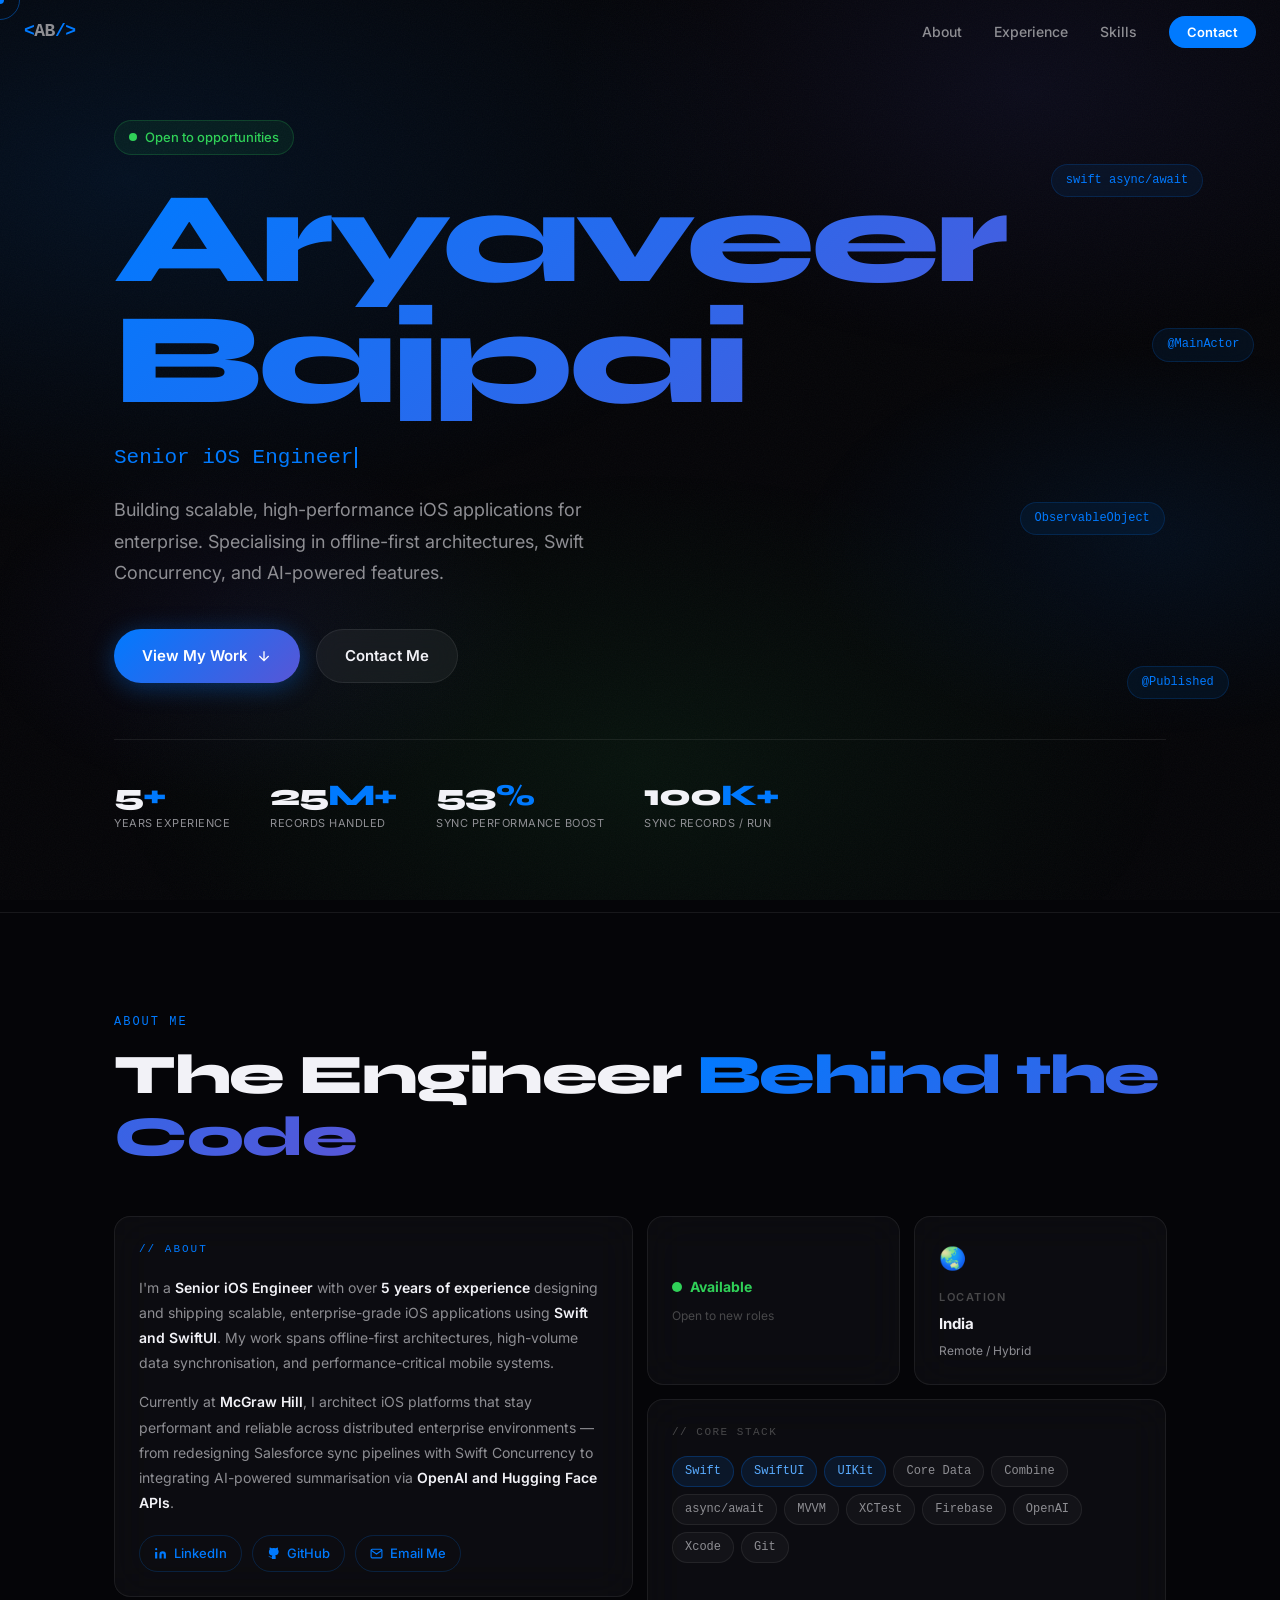
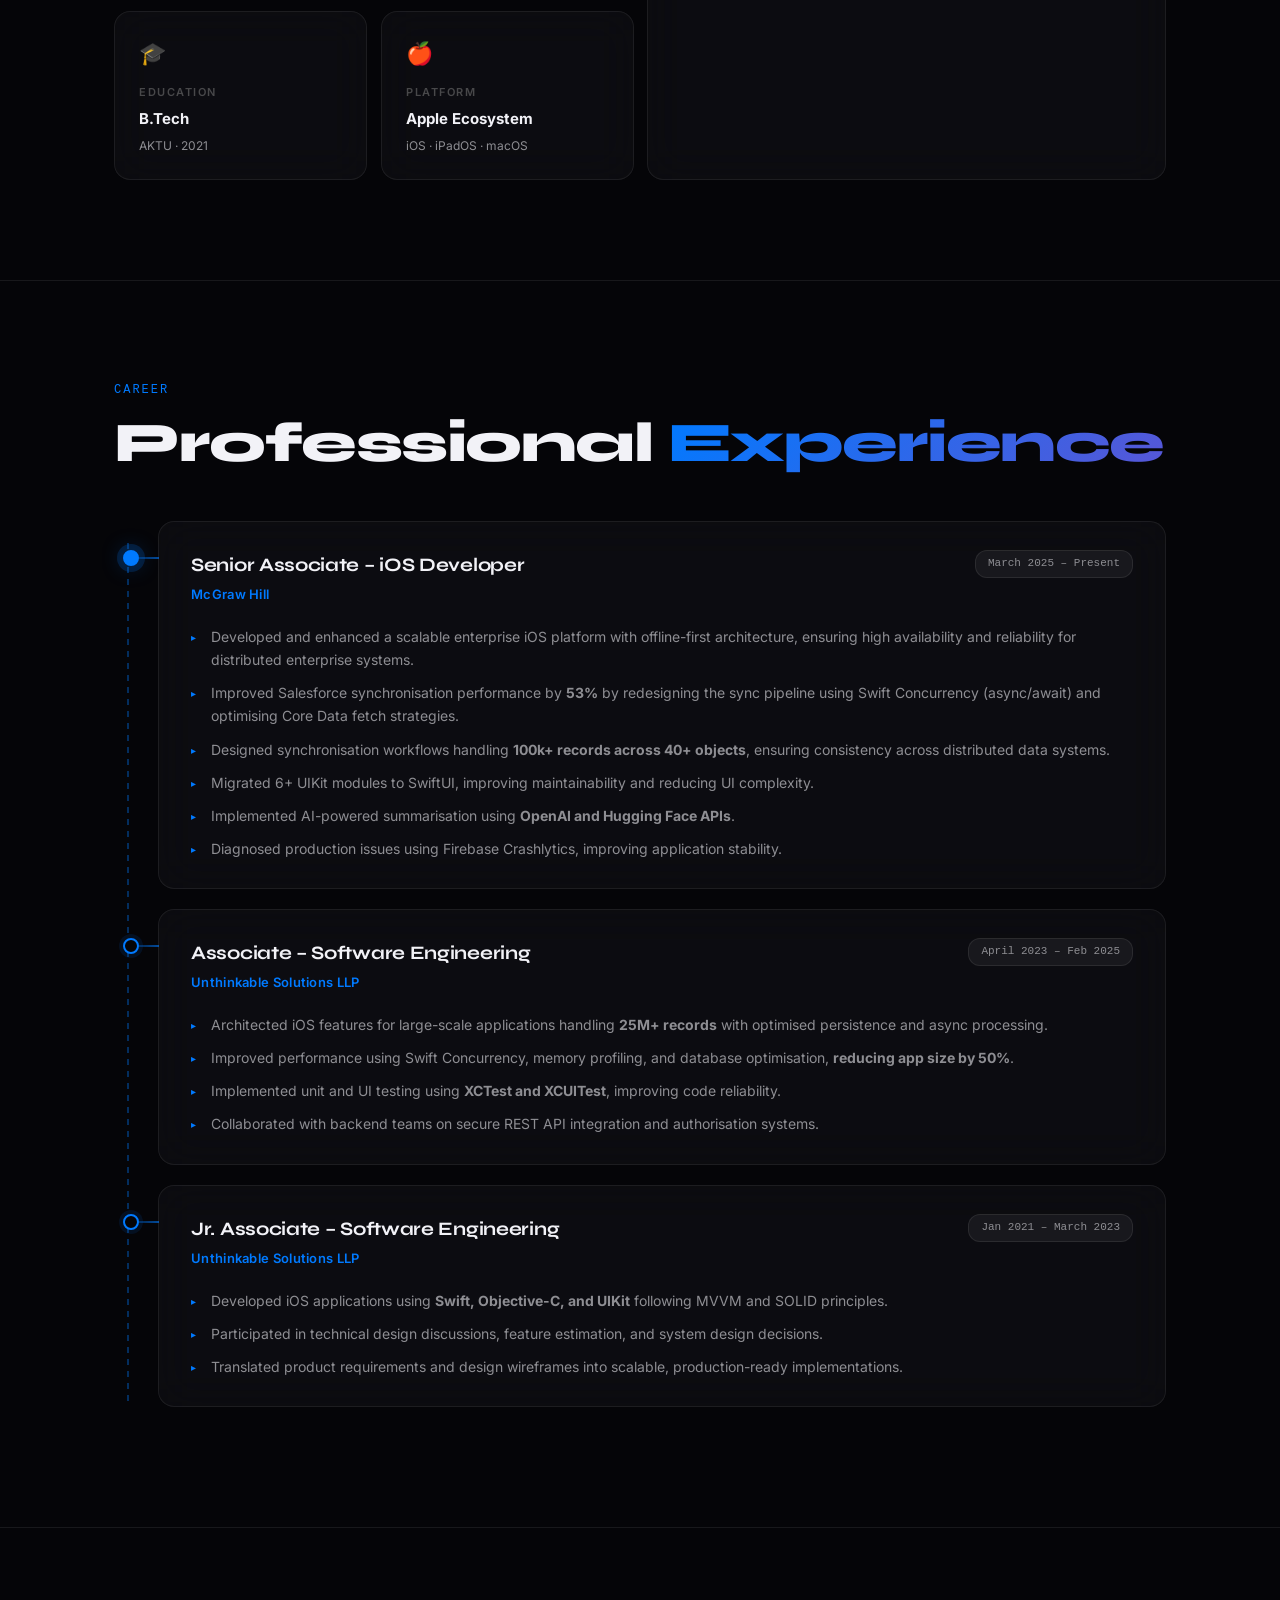
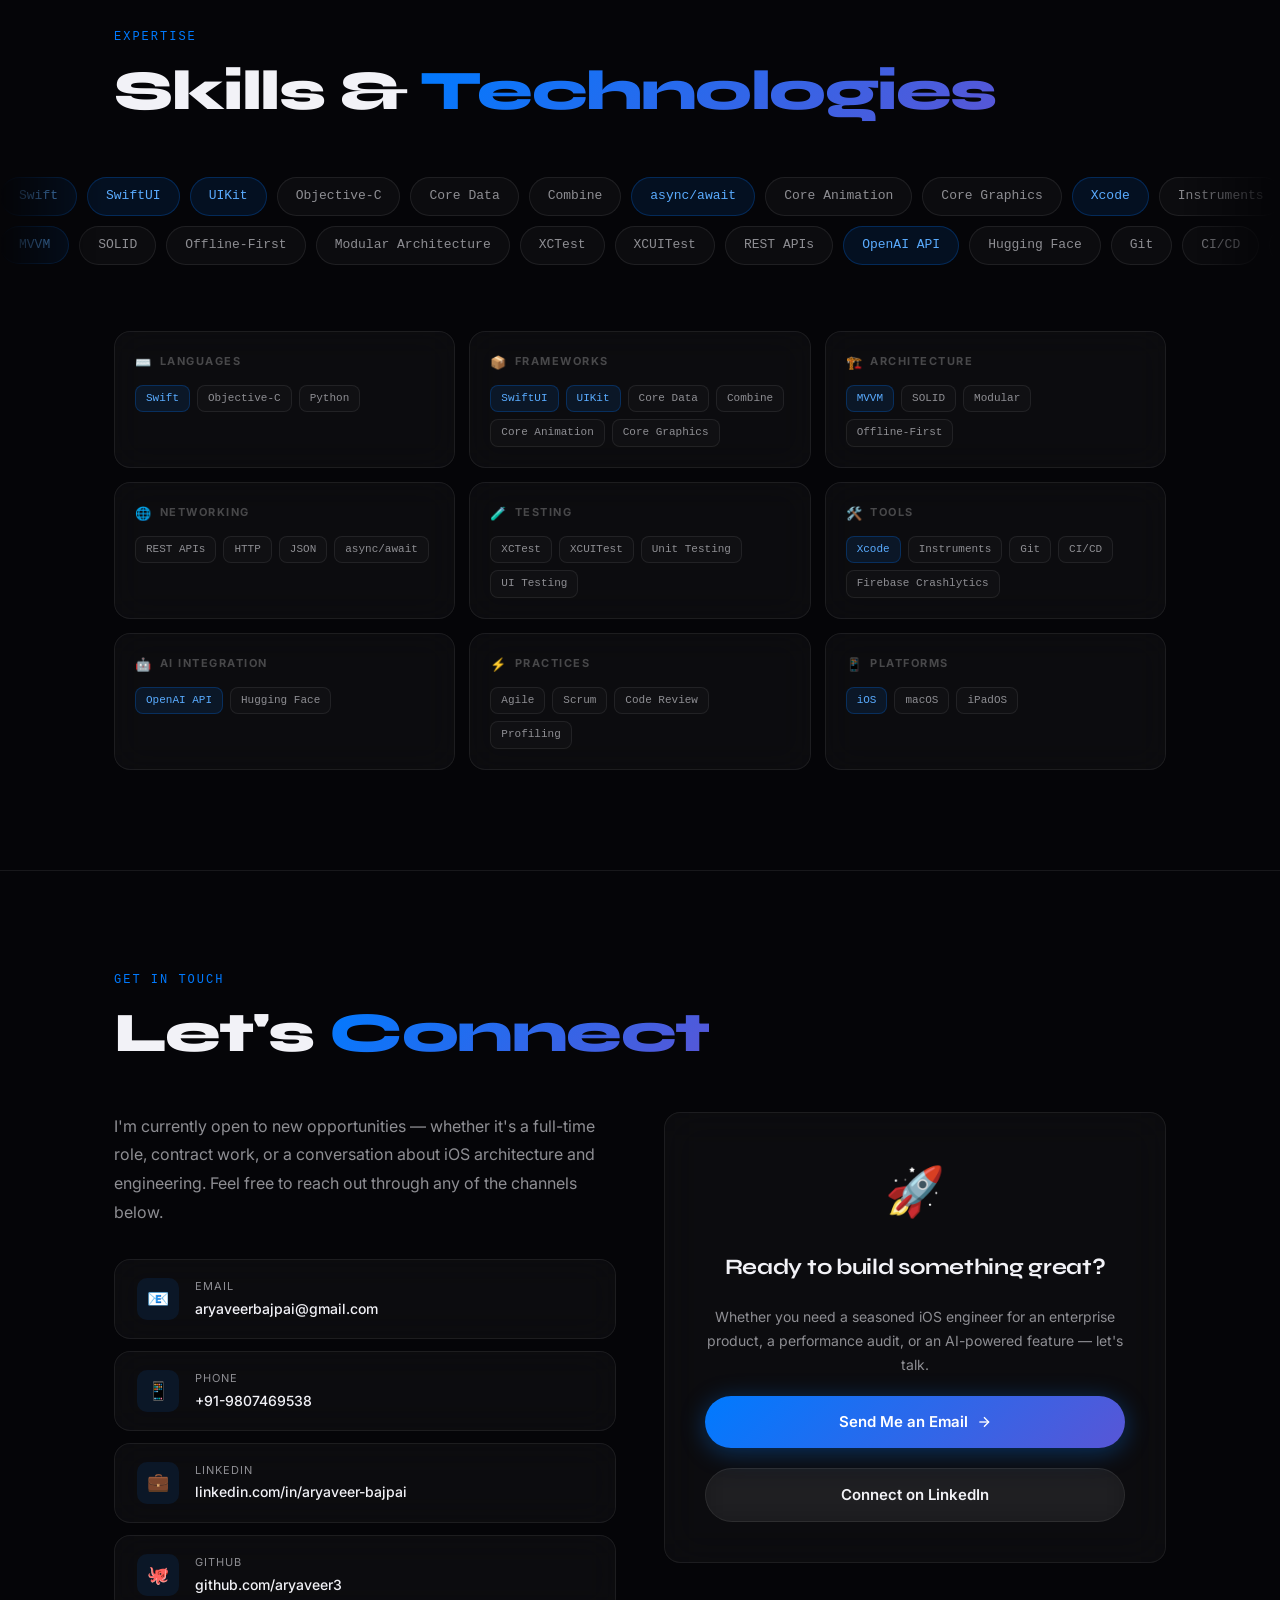
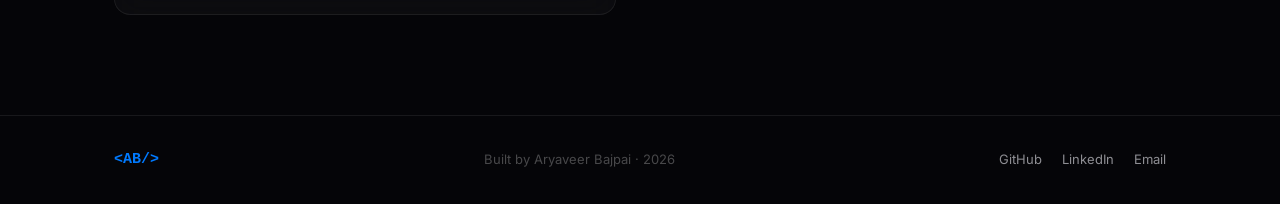
<file: index.html>
<!DOCTYPE html>
<html lang="en">
<head>
  <meta charset="UTF-8" />
  <meta name="viewport" content="width=device-width, initial-scale=1.0" />
  <title>Aryaveer Bajpai – Senior iOS Engineer</title>
  <meta name="description" content="Senior iOS Engineer with 5+ years building scalable, high-performance apps using Swift and SwiftUI." />
  <meta name="author" content="Aryaveer Bajpai" />
  <meta property="og:title" content="Aryaveer Bajpai – Senior iOS Engineer" />
  <meta property="og:description" content="Senior iOS Engineer specialising in Swift, SwiftUI, enterprise offline-first architecture, and AI integrations." />
  <meta property="og:type" content="website" />
  <meta property="og:url" content="https://aryaveer3.github.io" />

  <!-- Fonts: Inter + Syne -->
  <link rel="preconnect" href="https://fonts.googleapis.com" />
  <link rel="preconnect" href="https://fonts.gstatic.com" crossorigin />
  <link href="https://fonts.googleapis.com/css2?family=Inter:wght@400;500;600;700;800&family=Syne:wght@400..800&display=swap" rel="stylesheet" />

  <link rel="stylesheet" href="css/style.css" />
</head>
<body>

<!-- Custom cursor -->
<div id="cursor-dot"></div>
<div id="cursor-ring"></div>

<!-- ══════════════════════════════════════════
     NAVBAR
════════════════════════════════════════════ -->
<nav id="navbar">
  <a href="#hero" class="nav-logo">&lt;<span>AB</span>/&gt;</a>
  <ul class="nav-links">
    <li><a href="#about"      data-section="about">About</a></li>
    <li><a href="#experience" data-section="experience">Experience</a></li>
    <li><a href="#skills"     data-section="skills">Skills</a></li>
    <li><a href="#contact"    data-section="contact" class="nav-cta">Contact</a></li>
  </ul>
  <button class="hamburger" id="hamburger" aria-label="Toggle menu">
    <span></span><span></span><span></span>
  </button>
  <div id="progress-bar"></div>
</nav>

<nav class="mobile-nav" id="mobile-nav">
  <a href="#about">About</a>
  <a href="#experience">Experience</a>
  <a href="#skills">Skills</a>
  <a href="#contact">Contact</a>
</nav>

<!-- ══════════════════════════════════════════
     HERO
════════════════════════════════════════════ -->
<section id="hero">
  <!-- Floating code badges -->
  <div class="code-float">swift async/await</div>
  <div class="code-float">@MainActor</div>
  <div class="code-float">ObservableObject</div>
  <div class="code-float">@Published</div>

  <div class="container hero-inner">
    <div class="hero-badge reveal">
      <span class="dot"></span>
      Open to opportunities
    </div>

    <h1 class="hero-name reveal reveal-delay-1">Aryaveer Bajpai</h1>

    <p class="hero-role reveal reveal-delay-2">
      <span id="typing-text"></span><span class="cursor"></span>
    </p>

    <p class="hero-tagline reveal reveal-delay-3">
      Building scalable, high-performance iOS applications for enterprise.
      Specialising in offline-first architectures, Swift Concurrency, and AI-powered features.
    </p>

    <div class="hero-cta reveal reveal-delay-3">
      <a href="#experience" class="btn btn-primary">
        View My Work
        <svg width="16" height="16" fill="none" stroke="currentColor" stroke-width="2" viewBox="0 0 24 24"><path d="M12 5v14M5 12l7 7 7-7"/></svg>
      </a>
      <a href="#contact" class="btn btn-ghost">Contact Me</a>
    </div>

    <div class="hero-stats reveal">
      <div class="stat-item">
        <span class="stat-number counter" data-value="5" data-suffix="+">0<span>+</span></span>
        <span class="stat-label">Years Experience</span>
      </div>
      <div class="stat-item">
        <span class="stat-number counter" data-value="25" data-suffix="M+">0<span>M+</span></span>
        <span class="stat-label">Records Handled</span>
      </div>
      <div class="stat-item">
        <span class="stat-number counter" data-value="53" data-suffix="%">0<span>%</span></span>
        <span class="stat-label">Sync Performance Boost</span>
      </div>
      <div class="stat-item">
        <span class="stat-number counter" data-value="100" data-suffix="K+">0<span>K+</span></span>
        <span class="stat-label">Sync Records / Run</span>
      </div>
    </div>
  </div>
</section>

<!-- ══════════════════════════════════════════
     ABOUT – BENTO GRID
════════════════════════════════════════════ -->
<section id="about" class="section">
  <div class="container">
    <span class="section-label reveal">About Me</span>
    <h2 class="section-title reveal">The Engineer <span>Behind the Code</span></h2>

    <div class="bento-grid">

      <!-- Bio card (2×2) -->
      <div class="bento-card bento-bio reveal">
        <span class="bento-label">// about</span>
        <p>
          I'm a <strong>Senior iOS Engineer</strong> with over <strong>5 years of experience</strong>
          designing and shipping scalable, enterprise-grade iOS applications using
          <strong>Swift and SwiftUI</strong>. My work spans offline-first architectures,
          high-volume data synchronisation, and performance-critical mobile systems.
        </p>
        <p>
          Currently at <strong>McGraw Hill</strong>, I architect iOS platforms that stay performant
          and reliable across distributed enterprise environments — from redesigning Salesforce sync
          pipelines with Swift Concurrency to integrating AI-powered summarisation via
          <strong>OpenAI and Hugging Face APIs</strong>.
        </p>
        <div class="about-links">
          <a href="https://linkedin.com/in/aryaveer-bajpai" target="_blank" rel="noopener" class="about-link">
            <svg viewBox="0 0 24 24" fill="currentColor"><path d="M16 8a6 6 0 0 1 6 6v7h-4v-7a2 2 0 0 0-2-2 2 2 0 0 0-2 2v7h-4v-7a6 6 0 0 1 6-6zM2 9h4v12H2z"/><circle cx="4" cy="4" r="2"/></svg>
            LinkedIn
          </a>
          <a href="https://github.com/aryaveer3" target="_blank" rel="noopener" class="about-link">
            <svg viewBox="0 0 24 24" fill="currentColor"><path d="M9 19c-5 1.5-5-2.5-7-3m14 6v-3.87a3.37 3.37 0 0 0-.94-2.61c3.14-.35 6.44-1.54 6.44-7A5.44 5.44 0 0 0 20 4.77 5.07 5.07 0 0 0 19.91 1S18.73.65 16 2.48a13.38 13.38 0 0 0-7 0C6.27.65 5.09 1 5.09 1A5.07 5.07 0 0 0 5 4.77a5.44 5.44 0 0 0-1.5 3.78c0 5.42 3.3 6.61 6.44 7A3.37 3.37 0 0 0 9 18.13V22"/></svg>
            GitHub
          </a>
          <a href="mailto:aryaveerbajpai@gmail.com" class="about-link">
            <svg viewBox="0 0 24 24" fill="none" stroke="currentColor" stroke-width="2"><path d="M4 4h16c1.1 0 2 .9 2 2v12c0 1.1-.9 2-2 2H4c-1.1 0-2-.9-2-2V6c0-1.1.9-2 2-2z"/><polyline points="22,6 12,13 2,6"/></svg>
            Email Me
          </a>
        </div>
      </div>

      <!-- Status -->
      <div class="bento-card bento-status reveal reveal-delay-1">
        <div class="status-dot-wrap">
          <div class="status-dot"></div>
          <span class="status-title">Available</span>
        </div>
        <span class="status-sub">Open to new roles</span>
      </div>

      <!-- Location -->
      <div class="bento-card bento-avail reveal reveal-delay-2">
        <span class="bento-card-icon">🌏</span>
        <span class="bento-card-title">Location</span>
        <span class="bento-card-value">India</span>
        <span class="bento-card-sub">Remote / Hybrid</span>
      </div>

      <!-- Tech stack (2×2) -->
      <div class="bento-card bento-stack reveal reveal-delay-1">
        <span class="stack-label">// core stack</span>
        <div class="stack-pills">
          <span class="stack-pill accent">Swift</span>
          <span class="stack-pill accent">SwiftUI</span>
          <span class="stack-pill accent">UIKit</span>
          <span class="stack-pill">Core Data</span>
          <span class="stack-pill">Combine</span>
          <span class="stack-pill">async/await</span>
          <span class="stack-pill">MVVM</span>
          <span class="stack-pill">XCTest</span>
          <span class="stack-pill">Firebase</span>
          <span class="stack-pill">OpenAI</span>
          <span class="stack-pill">Xcode</span>
          <span class="stack-pill">Git</span>
        </div>
      </div>

      <!-- Education -->
      <div class="bento-card bento-loc reveal">
        <span class="bento-card-icon">🎓</span>
        <span class="bento-card-title">Education</span>
        <span class="bento-card-value">B.Tech</span>
        <span class="bento-card-sub">AKTU · 2021</span>
      </div>

      <!-- Platform -->
      <div class="bento-card bento-degree reveal reveal-delay-1">
        <span class="bento-card-icon">🍎</span>
        <span class="bento-card-title">Platform</span>
        <span class="bento-card-value">Apple Ecosystem</span>
        <span class="bento-card-sub">iOS · iPadOS · macOS</span>
      </div>

    </div>
  </div>
</section>

<!-- ══════════════════════════════════════════
     EXPERIENCE – CONNECTED TIMELINE
════════════════════════════════════════════ -->
<section id="experience" class="section">
  <div class="container">
    <span class="section-label reveal">Career</span>
    <h2 class="section-title reveal">Professional <span>Experience</span></h2>

    <div class="timeline">

      <!-- McGraw Hill -->
      <div class="timeline-slide" data-delay="0">
        <div class="timeline-node active"></div>
        <div class="timeline-connector"></div>
        <div class="exp-header">
          <div>
            <div class="exp-role">Senior Associate – iOS Developer</div>
            <div class="exp-company">McGraw Hill</div>
          </div>
          <span class="exp-date">March 2025 – Present</span>
        </div>
        <ul>
          <li>Developed and enhanced a scalable enterprise iOS platform with offline-first architecture, ensuring high availability and reliability for distributed enterprise systems.</li>
          <li>Improved Salesforce synchronisation performance by <strong>53%</strong> by redesigning the sync pipeline using Swift Concurrency (async/await) and optimising Core Data fetch strategies.</li>
          <li>Designed synchronisation workflows handling <strong>100k+ records across 40+ objects</strong>, ensuring consistency across distributed data systems.</li>
          <li>Migrated 6+ UIKit modules to SwiftUI, improving maintainability and reducing UI complexity.</li>
          <li>Implemented AI-powered summarisation using <strong>OpenAI and Hugging Face APIs</strong>.</li>
          <li>Diagnosed production issues using Firebase Crashlytics, improving application stability.</li>
        </ul>
      </div>

      <!-- Unthinkable – Associate -->
      <div class="timeline-slide" data-delay="120">
        <div class="timeline-node"></div>
        <div class="timeline-connector"></div>
        <div class="exp-header">
          <div>
            <div class="exp-role">Associate – Software Engineering</div>
            <div class="exp-company">Unthinkable Solutions LLP</div>
          </div>
          <span class="exp-date">April 2023 – Feb 2025</span>
        </div>
        <ul>
          <li>Architected iOS features for large-scale applications handling <strong>25M+ records</strong> with optimised persistence and async processing.</li>
          <li>Improved performance using Swift Concurrency, memory profiling, and database optimisation, <strong>reducing app size by 50%</strong>.</li>
          <li>Implemented unit and UI testing using <strong>XCTest and XCUITest</strong>, improving code reliability.</li>
          <li>Collaborated with backend teams on secure REST API integration and authorisation systems.</li>
        </ul>
      </div>

      <!-- Unthinkable – Jr. Associate -->
      <div class="timeline-slide" data-delay="240">
        <div class="timeline-node"></div>
        <div class="timeline-connector"></div>
        <div class="exp-header">
          <div>
            <div class="exp-role">Jr. Associate – Software Engineering</div>
            <div class="exp-company">Unthinkable Solutions LLP</div>
          </div>
          <span class="exp-date">Jan 2021 – March 2023</span>
        </div>
        <ul>
          <li>Developed iOS applications using <strong>Swift, Objective-C, and UIKit</strong> following MVVM and SOLID principles.</li>
          <li>Participated in technical design discussions, feature estimation, and system design decisions.</li>
          <li>Translated product requirements and design wireframes into scalable, production-ready implementations.</li>
        </ul>
      </div>

    </div>
  </div>
</section>

<!-- ══════════════════════════════════════════
     SKILLS – MARQUEE + CATEGORIES
════════════════════════════════════════════ -->
<section id="skills" class="section">
  <div class="container">
    <span class="section-label reveal">Expertise</span>
    <h2 class="section-title reveal">Skills &amp; <span>Technologies</span></h2>
  </div>

  <!-- Marquee rows (full bleed) -->
  <div class="marquee-wrap">
    <!-- Row 1 → left -->
    <div class="marquee-track">
      <span class="marquee-pill accent">Swift</span>
      <span class="marquee-pill accent">SwiftUI</span>
      <span class="marquee-pill accent">UIKit</span>
      <span class="marquee-pill">Objective-C</span>
      <span class="marquee-pill">Core Data</span>
      <span class="marquee-pill">Combine</span>
      <span class="marquee-pill accent">async/await</span>
      <span class="marquee-pill">Core Animation</span>
      <span class="marquee-pill">Core Graphics</span>
      <span class="marquee-pill accent">Xcode</span>
      <span class="marquee-pill">Instruments</span>
      <span class="marquee-pill">Firebase Crashlytics</span>
      <!-- duplicate for seamless loop -->
      <span class="marquee-pill accent">Swift</span>
      <span class="marquee-pill accent">SwiftUI</span>
      <span class="marquee-pill accent">UIKit</span>
      <span class="marquee-pill">Objective-C</span>
      <span class="marquee-pill">Core Data</span>
      <span class="marquee-pill">Combine</span>
      <span class="marquee-pill accent">async/await</span>
      <span class="marquee-pill">Core Animation</span>
      <span class="marquee-pill">Core Graphics</span>
      <span class="marquee-pill accent">Xcode</span>
      <span class="marquee-pill">Instruments</span>
      <span class="marquee-pill">Firebase Crashlytics</span>
    </div>
    <!-- Row 2 ← right -->
    <div class="marquee-track reverse">
      <span class="marquee-pill accent">MVVM</span>
      <span class="marquee-pill">SOLID</span>
      <span class="marquee-pill">Offline-First</span>
      <span class="marquee-pill">Modular Architecture</span>
      <span class="marquee-pill">XCTest</span>
      <span class="marquee-pill">XCUITest</span>
      <span class="marquee-pill">REST APIs</span>
      <span class="marquee-pill accent">OpenAI API</span>
      <span class="marquee-pill">Hugging Face</span>
      <span class="marquee-pill">Git</span>
      <span class="marquee-pill">CI/CD</span>
      <span class="marquee-pill">Agile / Scrum</span>
      <!-- duplicate -->
      <span class="marquee-pill accent">MVVM</span>
      <span class="marquee-pill">SOLID</span>
      <span class="marquee-pill">Offline-First</span>
      <span class="marquee-pill">Modular Architecture</span>
      <span class="marquee-pill">XCTest</span>
      <span class="marquee-pill">XCUITest</span>
      <span class="marquee-pill">REST APIs</span>
      <span class="marquee-pill accent">OpenAI API</span>
      <span class="marquee-pill">Hugging Face</span>
      <span class="marquee-pill">Git</span>
      <span class="marquee-pill">CI/CD</span>
      <span class="marquee-pill">Agile / Scrum</span>
    </div>
  </div>

  <!-- Category grid -->
  <div class="container">
    <div class="skills-categories">
      <div class="skill-category reveal">
        <div class="skill-cat-label"><span class="cat-icon">⌨️</span> Languages</div>
        <div class="skill-tags">
          <span class="skill-tag primary">Swift</span>
          <span class="skill-tag">Objective-C</span>
          <span class="skill-tag">Python</span>
        </div>
      </div>
      <div class="skill-category reveal reveal-delay-1">
        <div class="skill-cat-label"><span class="cat-icon">📦</span> Frameworks</div>
        <div class="skill-tags">
          <span class="skill-tag primary">SwiftUI</span>
          <span class="skill-tag primary">UIKit</span>
          <span class="skill-tag">Core Data</span>
          <span class="skill-tag">Combine</span>
          <span class="skill-tag">Core Animation</span>
          <span class="skill-tag">Core Graphics</span>
        </div>
      </div>
      <div class="skill-category reveal reveal-delay-2">
        <div class="skill-cat-label"><span class="cat-icon">🏗️</span> Architecture</div>
        <div class="skill-tags">
          <span class="skill-tag primary">MVVM</span>
          <span class="skill-tag">SOLID</span>
          <span class="skill-tag">Modular</span>
          <span class="skill-tag">Offline-First</span>
        </div>
      </div>
      <div class="skill-category reveal">
        <div class="skill-cat-label"><span class="cat-icon">🌐</span> Networking</div>
        <div class="skill-tags">
          <span class="skill-tag">REST APIs</span>
          <span class="skill-tag">HTTP</span>
          <span class="skill-tag">JSON</span>
          <span class="skill-tag">async/await</span>
        </div>
      </div>
      <div class="skill-category reveal reveal-delay-1">
        <div class="skill-cat-label"><span class="cat-icon">🧪</span> Testing</div>
        <div class="skill-tags">
          <span class="skill-tag">XCTest</span>
          <span class="skill-tag">XCUITest</span>
          <span class="skill-tag">Unit Testing</span>
          <span class="skill-tag">UI Testing</span>
        </div>
      </div>
      <div class="skill-category reveal reveal-delay-2">
        <div class="skill-cat-label"><span class="cat-icon">🛠️</span> Tools</div>
        <div class="skill-tags">
          <span class="skill-tag primary">Xcode</span>
          <span class="skill-tag">Instruments</span>
          <span class="skill-tag">Git</span>
          <span class="skill-tag">CI/CD</span>
          <span class="skill-tag">Firebase Crashlytics</span>
        </div>
      </div>
      <div class="skill-category reveal">
        <div class="skill-cat-label"><span class="cat-icon">🤖</span> AI Integration</div>
        <div class="skill-tags">
          <span class="skill-tag primary">OpenAI API</span>
          <span class="skill-tag">Hugging Face</span>
        </div>
      </div>
      <div class="skill-category reveal reveal-delay-1">
        <div class="skill-cat-label"><span class="cat-icon">⚡</span> Practices</div>
        <div class="skill-tags">
          <span class="skill-tag">Agile</span>
          <span class="skill-tag">Scrum</span>
          <span class="skill-tag">Code Review</span>
          <span class="skill-tag">Profiling</span>
        </div>
      </div>
      <div class="skill-category reveal reveal-delay-2">
        <div class="skill-cat-label"><span class="cat-icon">📱</span> Platforms</div>
        <div class="skill-tags">
          <span class="skill-tag primary">iOS</span>
          <span class="skill-tag">macOS</span>
          <span class="skill-tag">iPadOS</span>
        </div>
      </div>
    </div>
  </div>
</section>

<!-- ══════════════════════════════════════════
     CONTACT
════════════════════════════════════════════ -->
<section id="contact" class="section">
  <div class="container">
    <span class="section-label reveal">Get In Touch</span>
    <h2 class="section-title reveal">Let's <span>Connect</span></h2>

    <div class="contact-wrapper">
      <div class="reveal">
        <p class="contact-intro">
          I'm currently open to new opportunities — whether it's a full-time role,
          contract work, or a conversation about iOS architecture and engineering.
          Feel free to reach out through any of the channels below.
        </p>
        <div class="contact-cards">
          <a href="mailto:aryaveerbajpai@gmail.com" class="contact-card">
            <div class="contact-icon">📧</div>
            <div class="contact-info">
              <span class="contact-label">Email</span>
              <span class="contact-value">aryaveerbajpai@gmail.com</span>
            </div>
          </a>
          <a href="tel:+919807469538" class="contact-card">
            <div class="contact-icon">📱</div>
            <div class="contact-info">
              <span class="contact-label">Phone</span>
              <span class="contact-value">+91-9807469538</span>
            </div>
          </a>
          <a href="https://linkedin.com/in/aryaveer-bajpai" target="_blank" rel="noopener" class="contact-card">
            <div class="contact-icon">💼</div>
            <div class="contact-info">
              <span class="contact-label">LinkedIn</span>
              <span class="contact-value">linkedin.com/in/aryaveer-bajpai</span>
            </div>
          </a>
          <a href="https://github.com/aryaveer3" target="_blank" rel="noopener" class="contact-card">
            <div class="contact-icon">🐙</div>
            <div class="contact-info">
              <span class="contact-label">GitHub</span>
              <span class="contact-value">github.com/aryaveer3</span>
            </div>
          </a>
        </div>
      </div>

      <div class="contact-cta-box reveal reveal-delay-1">
        <div style="font-size:48px">🚀</div>
        <h3>Ready to build something great?</h3>
        <p>
          Whether you need a seasoned iOS engineer for an enterprise product,
          a performance audit, or an AI-powered feature — let's talk.
        </p>
        <a href="mailto:aryaveerbajpai@gmail.com" class="btn btn-primary">
          Send Me an Email
          <svg width="16" height="16" fill="none" stroke="currentColor" stroke-width="2" viewBox="0 0 24 24"><line x1="5" y1="12" x2="19" y2="12"/><polyline points="12 5 19 12 12 19"/></svg>
        </a>
        <a href="https://linkedin.com/in/aryaveer-bajpai" target="_blank" rel="noopener" class="btn btn-ghost">
          Connect on LinkedIn
        </a>
      </div>
    </div>
  </div>
</section>

<!-- ══════════════════════════════════════════
     FOOTER
════════════════════════════════════════════ -->
<footer>
  <div class="container footer-inner">
    <span class="footer-logo">&lt;AB/&gt;</span>
    <span class="footer-copy">Built by Aryaveer Bajpai · <span id="year"></span></span>
    <div class="footer-links">
      <a href="https://github.com/aryaveer3" target="_blank" rel="noopener">GitHub</a>
      <a href="https://linkedin.com/in/aryaveer-bajpai" target="_blank" rel="noopener">LinkedIn</a>
      <a href="mailto:aryaveerbajpai@gmail.com">Email</a>
    </div>
  </div>
</footer>

<script src="js/main.js"></script>
</body>
</html>
</file>
<file: css/style.css>
/* ============================================================
   Aryaveer Bajpai – iOS Developer Portfolio
   2025 Dribbble-style: Aurora · Glassmorphism · Bento · Syne
   ============================================================ */

/* ── Reset & Base ─────────────────────────────────────────── */
*, *::before, *::after { box-sizing: border-box; margin: 0; padding: 0; }

:root {
  --bg:            #050508;
  --surface:       #0d0d12;
  --surface2:      #161620;
  --accent:        #007AFF;
  --purple:        #5856D6;
  --green:         #30D158;
  --accent-glow:   rgba(0,122,255,0.25);
  --red:           #FF453A;
  --text:          #F2F2F7;
  --text-2:        #8E8E93;
  --text-3:        #48484a;
  --border:        rgba(255,255,255,0.08);
  --border-2:      rgba(255,255,255,0.12);
  --radius:        16px;
  --radius-sm:     10px;
  --font:          'Inter', -apple-system, BlinkMacSystemFont, 'Segoe UI', sans-serif;
  --font-display:  'Syne', 'Inter', sans-serif;
  --mono:          'SF Mono', 'Fira Code', 'Cascadia Code', monospace;
  --transition:    0.3s cubic-bezier(0.4, 0, 0.2, 1);
}

html { scroll-behavior: smooth; }

body {
  font-family: var(--font);
  background: var(--bg);
  color: var(--text);
  line-height: 1.6;
  -webkit-font-smoothing: antialiased;
  position: relative;
  overflow-x: hidden;
  cursor: none;
}

/* Restore cursor on touch devices */
@media (hover: none) {
  body { cursor: auto; }
}

a { color: inherit; text-decoration: none; }
img { display: block; max-width: 100%; }
ul { list-style: none; }

/* ── Scrollbar ────────────────────────────────────────────── */
::-webkit-scrollbar { width: 5px; }
::-webkit-scrollbar-track { background: var(--bg); }
::-webkit-scrollbar-thumb { background: var(--surface2); border-radius: 3px; }

/* ── Aurora Mesh Gradient ─────────────────────────────────── */
body::before {
  content: '';
  position: fixed;
  inset: 0;
  z-index: 0;
  pointer-events: none;
  will-change: transform;
  background:
    radial-gradient(ellipse 80vw 60vh at 10% 20%,  rgba(0,122,255,0.10)  0%, transparent 65%),
    radial-gradient(ellipse 60vw 50vh at 80% 10%,  rgba(88,86,214,0.09)  0%, transparent 60%),
    radial-gradient(ellipse 70vw 55vh at 50% 85%,  rgba(48,209,88,0.07)  0%, transparent 60%),
    radial-gradient(ellipse 50vw 40vh at 90% 60%,  rgba(0,122,255,0.08)  0%, transparent 55%),
    radial-gradient(ellipse 40vw 35vh at 20% 70%,  rgba(88,86,214,0.08)  0%, transparent 55%);
  animation: aurora-drift 20s ease-in-out infinite alternate;
}
@keyframes aurora-drift {
  0%   { transform: translate(0px,   0px)   scale(1);    }
  33%  { transform: translate(30px, -20px)  scale(1.03); }
  66%  { transform: translate(-20px, 30px)  scale(0.97); }
  100% { transform: translate(15px, -15px)  scale(1.02); }
}

/* ── Noise Texture ────────────────────────────────────────── */
body::after {
  content: '';
  position: fixed;
  inset: 0;
  z-index: 1;
  pointer-events: none;
  opacity: 0.035;
  background-image: url("data:image/svg+xml,%3Csvg xmlns='http://www.w3.org/2000/svg' width='300' height='300'%3E%3Cfilter id='n'%3E%3CfeTurbulence type='fractalNoise' baseFrequency='0.85' numOctaves='4' stitchTiles='stitch'/%3E%3C/filter%3E%3Crect width='300' height='300' filter='url(%23n)' opacity='1'/%3E%3C/svg%3E");
  background-repeat: repeat;
  background-size: 300px 300px;
}

/* All content above overlays */
section, footer, nav { position: relative; z-index: 2; }

/* ── Custom Cursor ────────────────────────────────────────── */
@media (hover: none) {
  #cursor-dot, #cursor-ring { display: none; }
}
#cursor-dot {
  position: fixed;
  width: 8px; height: 8px;
  background: var(--accent);
  border-radius: 50%;
  pointer-events: none;
  z-index: 9999;
  top: 0; left: 0;
  transform: translate(-50%, -50%);
  transition: width 0.2s ease, height 0.2s ease, background 0.2s ease;
  mix-blend-mode: normal;
}
#cursor-ring {
  position: fixed;
  width: 40px; height: 40px;
  border: 1.5px solid rgba(0,122,255,0.45);
  border-radius: 50%;
  pointer-events: none;
  z-index: 9998;
  top: 0; left: 0;
  transform: translate(-50%, -50%);
  transition: width 0.3s ease, height 0.3s ease, border-color 0.3s ease, opacity 0.3s ease;
}
body.cursor-hover #cursor-dot {
  width: 40px; height: 40px;
  background: rgba(0,122,255,0.12);
  border: 1.5px solid rgba(0,122,255,0.45);
}
body.cursor-hover #cursor-ring {
  width: 8px; height: 8px;
  opacity: 0;
}

/* ── Utility ──────────────────────────────────────────────── */
.container { max-width: 1100px; margin: 0 auto; padding: 0 24px; }
.section { padding: 100px 0; }

.section-label {
  font-family: var(--mono);
  font-size: 12px;
  color: var(--accent);
  letter-spacing: 2px;
  text-transform: uppercase;
  margin-bottom: 12px;
  display: block;
}
.section-title {
  font-family: var(--font-display);
  font-size: clamp(32px, 5vw, 56px);
  font-weight: 800;
  color: var(--text);
  margin-bottom: 48px;
  letter-spacing: -1.5px;
  line-height: 1.1;
}
.section-title span {
  background: linear-gradient(135deg, #007AFF, #5856D6);
  -webkit-background-clip: text;
  -webkit-text-fill-color: transparent;
  background-clip: text;
}

/* Scroll reveal */
.reveal {
  opacity: 0;
  transform: translateY(32px);
  transition: opacity 0.7s ease, transform 0.7s ease;
}
.reveal.visible { opacity: 1; transform: none; }
.reveal-delay-1 { transition-delay: 0.1s; }
.reveal-delay-2 { transition-delay: 0.2s; }
.reveal-delay-3 { transition-delay: 0.3s; }

/* ── Navbar ───────────────────────────────────────────────── */
#navbar {
  position: fixed;
  top: 0; left: 0; right: 0;
  z-index: 100;
  padding: 0 24px;
  height: 64px;
  display: flex;
  align-items: center;
  justify-content: space-between;
  transition: background var(--transition), backdrop-filter var(--transition), border-color var(--transition);
  border-bottom: 1px solid transparent;
  overflow: hidden;
}
#navbar.scrolled {
  background: rgba(5,5,8,0.82);
  backdrop-filter: blur(24px) saturate(200%);
  -webkit-backdrop-filter: blur(24px) saturate(200%);
  border-color: var(--border);
}
#progress-bar {
  position: absolute;
  bottom: 0; left: 0;
  height: 2px;
  width: 0%;
  background: linear-gradient(to right, var(--accent), var(--purple));
  border-radius: 0 1px 1px 0;
  transition: width 0.1s linear;
  z-index: 101;
}
.nav-logo {
  font-family: var(--mono);
  font-size: 18px;
  font-weight: 700;
  color: var(--accent);
  letter-spacing: -0.5px;
  cursor: pointer;
}
.nav-logo span { color: var(--text-2); }
.nav-links { display: flex; gap: 32px; align-items: center; }
.nav-links a {
  font-size: 14px;
  font-weight: 500;
  color: var(--text-2);
  transition: color var(--transition);
  position: relative;
  cursor: pointer;
}
.nav-links a::after {
  content: '';
  position: absolute;
  bottom: -4px; left: 0; right: 0;
  height: 2px;
  background: linear-gradient(to right, var(--accent), var(--purple));
  border-radius: 1px;
  transform: scaleX(0);
  transition: transform var(--transition);
}
.nav-links a:hover, .nav-links a.active { color: var(--text); }
.nav-links a:hover::after, .nav-links a.active::after { transform: scaleX(1); }
.nav-cta {
  background: var(--accent) !important;
  color: #fff !important;
  padding: 8px 18px !important;
  border-radius: 20px !important;
  font-size: 13px !important;
  font-weight: 600 !important;
}
.nav-cta::after { display: none !important; }

/* Hamburger */
.hamburger {
  display: none;
  flex-direction: column;
  gap: 5px;
  cursor: pointer;
  padding: 4px;
  background: none;
  border: none;
}
.hamburger span {
  display: block;
  width: 22px; height: 2px;
  background: var(--text);
  border-radius: 1px;
  transition: var(--transition);
}
.hamburger.open span:nth-child(1) { transform: translateY(7px) rotate(45deg); }
.hamburger.open span:nth-child(2) { opacity: 0; }
.hamburger.open span:nth-child(3) { transform: translateY(-7px) rotate(-45deg); }

/* Mobile nav */
.mobile-nav {
  display: none;
  position: fixed;
  top: 64px; left: 0; right: 0;
  background: rgba(5,5,8,0.97);
  backdrop-filter: blur(24px);
  -webkit-backdrop-filter: blur(24px);
  padding: 24px;
  flex-direction: column;
  gap: 24px;
  border-bottom: 1px solid var(--border);
  z-index: 99;
}
.mobile-nav.open { display: flex; }
.mobile-nav a { font-size: 16px; font-weight: 500; color: var(--text-2); transition: color var(--transition); cursor: pointer; }
.mobile-nav a:hover { color: var(--text); }

/* ── Hero ─────────────────────────────────────────────────── */
#hero {
  min-height: 100vh;
  display: flex;
  align-items: center;
  padding: 120px 0 80px;
  position: relative;
  overflow: hidden;
}
.hero-inner { position: relative; z-index: 1; }

/* Floating code badges */
.code-float {
  position: absolute;
  font-family: var(--mono);
  font-size: 12px;
  color: var(--accent);
  padding: 6px 14px;
  border-radius: 20px;
  background: rgba(0,122,255,0.08);
  border: 1px solid rgba(0,122,255,0.18);
  backdrop-filter: blur(12px);
  -webkit-backdrop-filter: blur(12px);
  pointer-events: none;
  white-space: nowrap;
  animation: float 7s ease-in-out infinite;
  z-index: 0;
}
.code-float:nth-child(1) { top: 18%; right: 6%;  animation-delay: 0s;    animation-duration: 7s;   }
.code-float:nth-child(2) { top: 36%; right: 2%;  animation-delay: 1.5s;  animation-duration: 6s;   }
.code-float:nth-child(3) { top: 55%; right: 9%;  animation-delay: 3s;    animation-duration: 8s;   }
.code-float:nth-child(4) { top: 73%; right: 4%;  animation-delay: 0.8s;  animation-duration: 6.5s; }
@keyframes float {
  0%, 100% { transform: translateY(0px)   rotate(-1deg);  }
  33%       { transform: translateY(-14px) rotate(1deg);   }
  66%       { transform: translateY(-7px)  rotate(-0.5deg);}
}
@media (max-width: 768px) { .code-float { display: none; } }

.hero-badge {
  display: inline-flex;
  align-items: center;
  gap: 8px;
  background: rgba(48,209,88,0.08);
  border: 1px solid rgba(48,209,88,0.2);
  border-radius: 20px;
  padding: 6px 14px;
  font-size: 13px;
  font-weight: 500;
  color: var(--green);
  margin-bottom: 24px;
}
.hero-badge .dot {
  width: 8px; height: 8px;
  background: var(--green);
  border-radius: 50%;
  animation: pulse-green 2s infinite;
}
@keyframes pulse-green {
  0%, 100% { box-shadow: 0 0 0 0 rgba(48,209,88,0.4); }
  50%       { box-shadow: 0 0 0 6px rgba(48,209,88,0);  }
}

.hero-name {
  font-family: var(--font-display);
  font-size: clamp(60px, 11vw, 130px);
  font-weight: 800;
  letter-spacing: -4px;
  line-height: 0.93;
  margin-bottom: 20px;
  background: linear-gradient(135deg, #007AFF 0%, #5856D6 55%, #007AFF 100%);
  background-size: 200% auto;
  -webkit-background-clip: text;
  -webkit-text-fill-color: transparent;
  background-clip: text;
  animation: gradient-shift 6s linear infinite;
}
@keyframes gradient-shift {
  0%   { background-position: 0%   center; }
  100% { background-position: 200% center; }
}

.hero-role {
  font-family: var(--mono);
  font-size: clamp(15px, 2.2vw, 21px);
  color: var(--accent);
  margin-bottom: 20px;
  min-height: 1.5em;
}
.cursor {
  display: inline-block;
  width: 2px; height: 1em;
  background: var(--accent);
  margin-left: 2px;
  vertical-align: middle;
  animation: blink 1s step-end infinite;
}
@keyframes blink { 50% { opacity: 0; } }

.hero-tagline {
  font-size: clamp(15px, 1.8vw, 18px);
  color: var(--text-2);
  max-width: 520px;
  margin-bottom: 40px;
  line-height: 1.75;
}
.hero-cta { display: flex; gap: 16px; flex-wrap: wrap; }

.btn {
  display: inline-flex;
  align-items: center;
  gap: 8px;
  padding: 14px 28px;
  border-radius: 28px;
  font-size: 15px;
  font-weight: 600;
  cursor: pointer;
  transition: box-shadow var(--transition), opacity var(--transition);
  border: none;
  position: relative;
}
.btn-primary {
  background: linear-gradient(135deg, var(--accent), var(--purple));
  color: #fff;
  box-shadow: 0 4px 24px rgba(0,122,255,0.35);
}
.btn-primary:hover { box-shadow: 0 8px 36px rgba(0,122,255,0.55); }
.btn-ghost {
  background: rgba(255,255,255,0.05);
  color: var(--text);
  border: 1px solid var(--border);
  backdrop-filter: blur(12px);
}
.btn-ghost:hover { background: rgba(255,255,255,0.09); border-color: var(--border-2); }

.hero-stats {
  display: flex;
  gap: 40px;
  margin-top: 56px;
  padding-top: 40px;
  border-top: 1px solid var(--border);
  flex-wrap: wrap;
}
.stat-item { display: flex; flex-direction: column; }
.stat-number {
  font-family: var(--font-display);
  font-size: 30px;
  font-weight: 800;
  color: var(--text);
  letter-spacing: -1px;
  line-height: 1;
}
.stat-number span { color: var(--accent); }
.stat-label { font-size: 11px; color: var(--text-2); margin-top: 5px; text-transform: uppercase; letter-spacing: 0.5px; }

/* ── About – Bento Grid ───────────────────────────────────── */
#about {
  background: transparent;
  border-top: 1px solid var(--border);
  border-bottom: 1px solid var(--border);
}

.bento-grid {
  display: grid;
  grid-template-columns: repeat(4, 1fr);
  gap: 14px;
  grid-template-areas:
    "bio    bio    status avail"
    "bio    bio    stack  stack"
    "loc    degree stack  stack";
}

.bento-card {
  background: rgba(255,255,255,0.03);
  backdrop-filter: blur(20px) saturate(180%);
  -webkit-backdrop-filter: blur(20px) saturate(180%);
  border: 1px solid rgba(255,255,255,0.07);
  border-radius: var(--radius);
  padding: 24px;
  transition: transform 0.6s cubic-bezier(0.23,1,0.32,1), box-shadow 0.3s ease, border-color 0.3s ease;
  transform-style: preserve-3d;
  will-change: transform;
}
.bento-card:hover { border-color: rgba(255,255,255,0.13); box-shadow: 0 16px 48px rgba(0,0,0,0.5); }
.bento-card.tilting { transition: transform 0.08s ease-out; }

.bento-bio    { grid-area: bio; }
.bento-status { grid-area: status; }
.bento-avail  { grid-area: avail; }
.bento-stack  { grid-area: stack; }
.bento-loc    { grid-area: loc; }
.bento-degree { grid-area: degree; }

.bento-label {
  font-family: var(--mono);
  font-size: 11px;
  color: var(--accent);
  letter-spacing: 2px;
  text-transform: uppercase;
  margin-bottom: 16px;
  display: block;
}
.bento-bio p { font-size: 14px; color: var(--text-2); line-height: 1.8; margin-bottom: 14px; }
.bento-bio p strong { color: var(--text); font-weight: 600; }

.bento-status {
  display: flex; flex-direction: column;
  justify-content: center; gap: 8px;
}
.status-dot-wrap { display: flex; align-items: center; gap: 8px; }
.status-dot {
  width: 10px; height: 10px;
  background: var(--green);
  border-radius: 50%;
  animation: pulse-green 2s infinite;
}
.status-title { font-size: 14px; font-weight: 700; color: var(--green); }
.status-sub   { font-size: 12px; color: var(--text-3); }

.bento-avail, .bento-loc, .bento-degree {
  display: flex; flex-direction: column;
  gap: 5px; justify-content: center;
}
.bento-card-icon  { font-size: 22px; margin-bottom: 8px; display: block; }
.bento-card-title { font-size: 11px; font-weight: 600; text-transform: uppercase; letter-spacing: 1.5px; color: var(--text-3); }
.bento-card-value { font-size: 15px; font-weight: 700; color: var(--text); }
.bento-card-sub   { font-size: 12px; color: var(--text-2); }

.stack-label { font-family: var(--mono); font-size: 11px; color: var(--text-3); text-transform: uppercase; letter-spacing: 1.5px; margin-bottom: 14px; display: block; }
.stack-pills { display: flex; flex-wrap: wrap; gap: 7px; }
.stack-pill {
  font-family: var(--mono);
  font-size: 12px; font-weight: 500;
  padding: 5px 12px; border-radius: 20px;
  border: 1px solid rgba(255,255,255,0.07);
  color: var(--text-2);
  background: rgba(255,255,255,0.03);
  transition: border-color 0.2s, color 0.2s;
  cursor: default;
}
.stack-pill:hover { border-color: rgba(0,122,255,0.35); color: #5aacff; }
.stack-pill.accent { background: rgba(0,122,255,0.10); border-color: rgba(0,122,255,0.25); color: #5aacff; }

.about-links { display: flex; gap: 10px; margin-top: 20px; flex-wrap: wrap; }
.about-link {
  display: inline-flex; align-items: center; gap: 7px;
  font-size: 13px; font-weight: 500; color: var(--accent);
  border: 1px solid rgba(0,122,255,0.2); border-radius: 20px;
  padding: 7px 14px; transition: var(--transition); cursor: pointer;
}
.about-link:hover { background: rgba(0,122,255,0.1); border-color: var(--accent); }
.about-link svg { width: 13px; height: 13px; }

/* Bento responsive */
@media (max-width: 900px) {
  .bento-grid {
    grid-template-columns: repeat(2, 1fr);
    grid-template-areas:
      "bio    bio"
      "status avail"
      "stack  stack"
      "loc    degree";
  }
}
@media (max-width: 500px) {
  .bento-grid {
    grid-template-columns: 1fr;
    grid-template-areas: "bio" "status" "avail" "stack" "loc" "degree";
  }
}

/* ── Experience – Connected Timeline ──────────────────────── */
.timeline {
  position: relative;
  display: flex;
  flex-direction: column;
  gap: 0;
  padding-left: 44px;
}
/* Dotted vertical line */
.timeline::before {
  content: '';
  position: absolute;
  left: 13px; top: 22px; bottom: 22px;
  width: 2px;
  background: repeating-linear-gradient(
    to bottom,
    rgba(0,122,255,0.35) 0px, rgba(0,122,255,0.35) 6px,
    transparent 6px, transparent 12px
  );
}

/* Timeline node (circle) */
.timeline-node {
  position: absolute;
  left: -36px; top: 28px;
  width: 16px; height: 16px;
  border-radius: 50%;
  background: var(--bg);
  border: 2px solid var(--accent);
  box-shadow: 0 0 0 4px rgba(0,122,255,0.10);
  z-index: 1;
  transition: box-shadow 0.3s ease;
}
.timeline-node.active {
  background: var(--accent);
  box-shadow: 0 0 0 6px rgba(0,122,255,0.18), 0 0 22px rgba(0,122,255,0.4);
}
/* Horizontal connector */
.timeline-connector {
  position: absolute;
  left: -20px; top: 35px;
  width: 20px; height: 2px;
  background: linear-gradient(to right, rgba(0,122,255,0.3), rgba(0,122,255,0.6));
}

/* Timeline slide-in cards */
.timeline-slide {
  position: relative;
  background: rgba(255,255,255,0.03);
  backdrop-filter: blur(20px) saturate(180%);
  -webkit-backdrop-filter: blur(20px) saturate(180%);
  border: 1px solid rgba(255,255,255,0.07);
  border-radius: var(--radius);
  padding: 28px 32px;
  margin-bottom: 20px;
  opacity: 0;
  transform: translateX(30px);
  transition: opacity 0.6s ease, transform 0.6s cubic-bezier(0.4,0,0.2,1), box-shadow 0.3s ease, border-color 0.3s ease;
  transform-style: preserve-3d;
  will-change: transform;
}
.timeline-slide.visible { opacity: 1; transform: translateX(0); }
.timeline-slide.tilting  { transition: transform 0.08s ease-out; }
.timeline-slide:hover { border-color: rgba(0,122,255,0.2); box-shadow: 0 12px 40px rgba(0,0,0,0.5); }

.exp-header {
  display: flex; justify-content: space-between; align-items: flex-start;
  gap: 16px; flex-wrap: wrap; margin-bottom: 20px;
}
.exp-role {
  font-family: var(--font-display);
  font-size: 19px; font-weight: 700; color: var(--text);
  margin-bottom: 4px; letter-spacing: -0.3px;
}
.exp-company { font-size: 13px; font-weight: 600; color: var(--accent); letter-spacing: 0.3px; }
.exp-date {
  font-family: var(--mono); font-size: 11px; color: var(--text-2);
  background: rgba(255,255,255,0.05); border: 1px solid var(--border);
  padding: 4px 12px; border-radius: 12px; white-space: nowrap; align-self: flex-start;
}
.timeline-slide ul { display: flex; flex-direction: column; gap: 10px; }
.timeline-slide li {
  font-size: 14px; color: var(--text-2);
  padding-left: 20px; position: relative; line-height: 1.65;
}
.timeline-slide li::before {
  content: '▸'; position: absolute; left: 0;
  color: var(--accent); font-size: 10px; top: 4px;
}

/* ── Skills – Marquee ─────────────────────────────────────── */
#skills {
  background: transparent;
  border-top: 1px solid var(--border);
  border-bottom: 1px solid var(--border);
  overflow: hidden;
}

.marquee-wrap {
  position: relative;
  overflow: hidden;
  margin: 0 0 0 0;
  padding: 8px 0;
  -webkit-mask-image: linear-gradient(to right, transparent 0%, black 8%, black 92%, transparent 100%);
  mask-image: linear-gradient(to right, transparent 0%, black 8%, black 92%, transparent 100%);
}
.marquee-track {
  display: flex;
  gap: 10px;
  width: max-content;
  animation: marquee-left 32s linear infinite;
  margin-bottom: 10px;
}
.marquee-track.reverse { animation: marquee-right 28s linear infinite; }
.marquee-wrap:hover .marquee-track { animation-play-state: paused; }

@keyframes marquee-left  { 0% { transform: translateX(0);    } 100% { transform: translateX(-50%); } }
@keyframes marquee-right { 0% { transform: translateX(-50%); } 100% { transform: translateX(0);    } }

.marquee-pill {
  font-family: var(--mono);
  font-size: 13px; font-weight: 500;
  white-space: nowrap;
  padding: 8px 18px; border-radius: 24px;
  border: 1px solid rgba(255,255,255,0.08);
  color: var(--text-2);
  background: rgba(255,255,255,0.03);
  backdrop-filter: blur(10px);
  flex-shrink: 0;
  transition: border-color 0.2s, color 0.2s;
  cursor: default;
}
.marquee-pill:hover { border-color: rgba(0,122,255,0.35); color: #5aacff; }
.marquee-pill.accent { background: rgba(0,122,255,0.10); border-color: rgba(0,122,255,0.25); color: #5aacff; }

/* Skill categories below marquee */
.skills-categories {
  display: grid;
  grid-template-columns: repeat(3, 1fr);
  gap: 14px;
  margin-top: 48px;
}
.skill-category {
  background: rgba(255,255,255,0.03);
  border: 1px solid rgba(255,255,255,0.07);
  border-radius: var(--radius);
  padding: 20px;
  backdrop-filter: blur(16px);
  -webkit-backdrop-filter: blur(16px);
  transition: var(--transition);
}
.skill-category:hover { border-color: rgba(0,122,255,0.2); box-shadow: 0 4px 24px rgba(0,0,0,0.3); }
.skill-cat-label {
  font-size: 11px; font-weight: 700; color: var(--text-3);
  letter-spacing: 1.5px; text-transform: uppercase;
  margin-bottom: 12px;
  display: flex; align-items: center; gap: 7px;
}
.skill-cat-label .cat-icon { font-size: 13px; }
.skill-tags { display: flex; flex-wrap: wrap; gap: 7px; }
.skill-tag {
  font-family: var(--mono);
  font-size: 11px; font-weight: 500;
  padding: 4px 10px; border-radius: 8px;
  border: 1px solid rgba(255,255,255,0.07);
  color: var(--text-2);
  background: rgba(255,255,255,0.02);
  transition: var(--transition);
}
.skill-tag:hover { border-color: rgba(0,122,255,0.3); color: var(--text); }
.skill-tag.primary { background: rgba(0,122,255,0.10); border-color: rgba(0,122,255,0.25); color: #5aacff; }

/* ── Contact ──────────────────────────────────────────────── */
.contact-wrapper {
  display: grid;
  grid-template-columns: 1fr 1fr;
  gap: 48px;
  align-items: start;
}
.contact-intro { font-size: 16px; color: var(--text-2); line-height: 1.8; margin-bottom: 32px; }
.contact-cards { display: flex; flex-direction: column; gap: 12px; }
.contact-card {
  display: flex; align-items: center; gap: 16px;
  background: rgba(255,255,255,0.03);
  border: 1px solid rgba(255,255,255,0.07);
  border-radius: var(--radius);
  padding: 18px 22px;
  backdrop-filter: blur(16px);
  -webkit-backdrop-filter: blur(16px);
  transition: var(--transition);
}
.contact-card:hover { border-color: rgba(0,122,255,0.3); transform: translateX(4px); box-shadow: 0 4px 20px rgba(0,0,0,0.3); }
.contact-icon {
  width: 42px; height: 42px;
  background: rgba(0,122,255,0.10);
  border-radius: 10px;
  display: flex; align-items: center; justify-content: center;
  font-size: 18px; flex-shrink: 0;
}
.contact-info { display: flex; flex-direction: column; }
.contact-label { font-size: 11px; color: var(--text-2); text-transform: uppercase; letter-spacing: 1px; margin-bottom: 2px; }
.contact-value { font-size: 14px; color: var(--text); font-weight: 500; }
.contact-cta-box {
  background: rgba(255,255,255,0.03);
  border: 1px solid rgba(255,255,255,0.07);
  border-radius: var(--radius);
  padding: 40px;
  backdrop-filter: blur(20px);
  -webkit-backdrop-filter: blur(20px);
  display: flex; flex-direction: column;
  align-items: center; text-align: center; gap: 20px;
  transition: transform 0.6s cubic-bezier(0.23,1,0.32,1), box-shadow 0.3s ease, border-color 0.3s ease;
  transform-style: preserve-3d; will-change: transform;
}
.contact-cta-box:hover { border-color: rgba(255,255,255,0.12); }
.contact-cta-box.tilting { transition: transform 0.08s ease-out; }
.contact-cta-box h3 { font-family: var(--font-display); font-size: 22px; font-weight: 700; letter-spacing: -0.3px; }
.contact-cta-box p { font-size: 14px; color: var(--text-2); line-height: 1.7; }
.contact-cta-box .btn { width: 100%; justify-content: center; }

/* ── Footer ───────────────────────────────────────────────── */
footer { border-top: 1px solid var(--border); padding: 32px 0; }
.footer-inner {
  display: flex; justify-content: space-between; align-items: center;
  flex-wrap: wrap; gap: 16px;
}
.footer-logo { font-family: var(--mono); font-size: 15px; font-weight: 700; color: var(--accent); }
.footer-copy { font-size: 13px; color: var(--text-3); }
.footer-links { display: flex; gap: 20px; }
.footer-links a { font-size: 13px; color: var(--text-2); transition: color var(--transition); cursor: pointer; }
.footer-links a:hover { color: var(--text); }

/* ── Responsive ───────────────────────────────────────────── */
@media (max-width: 900px) {
  .skills-categories { grid-template-columns: repeat(2, 1fr); }
  .contact-wrapper { grid-template-columns: 1fr; }
}
@media (max-width: 768px) {
  .section { padding: 72px 0; }
  .nav-links { display: none; }
  .hamburger { display: flex; }
  .hero-stats { gap: 24px; }
  .skills-categories { grid-template-columns: 1fr 1fr; }
  .footer-inner { flex-direction: column; text-align: center; }
  .timeline { padding-left: 28px; }
  .timeline-node { left: -22px; }
  .timeline-connector { display: none; }
  .hero-name { letter-spacing: -2px; }
}
@media (max-width: 500px) {
  .skills-categories { grid-template-columns: 1fr; }
  .hero-cta { flex-direction: column; }
  .btn { justify-content: center; }
  .exp-header { flex-direction: column; }
}
</file>
